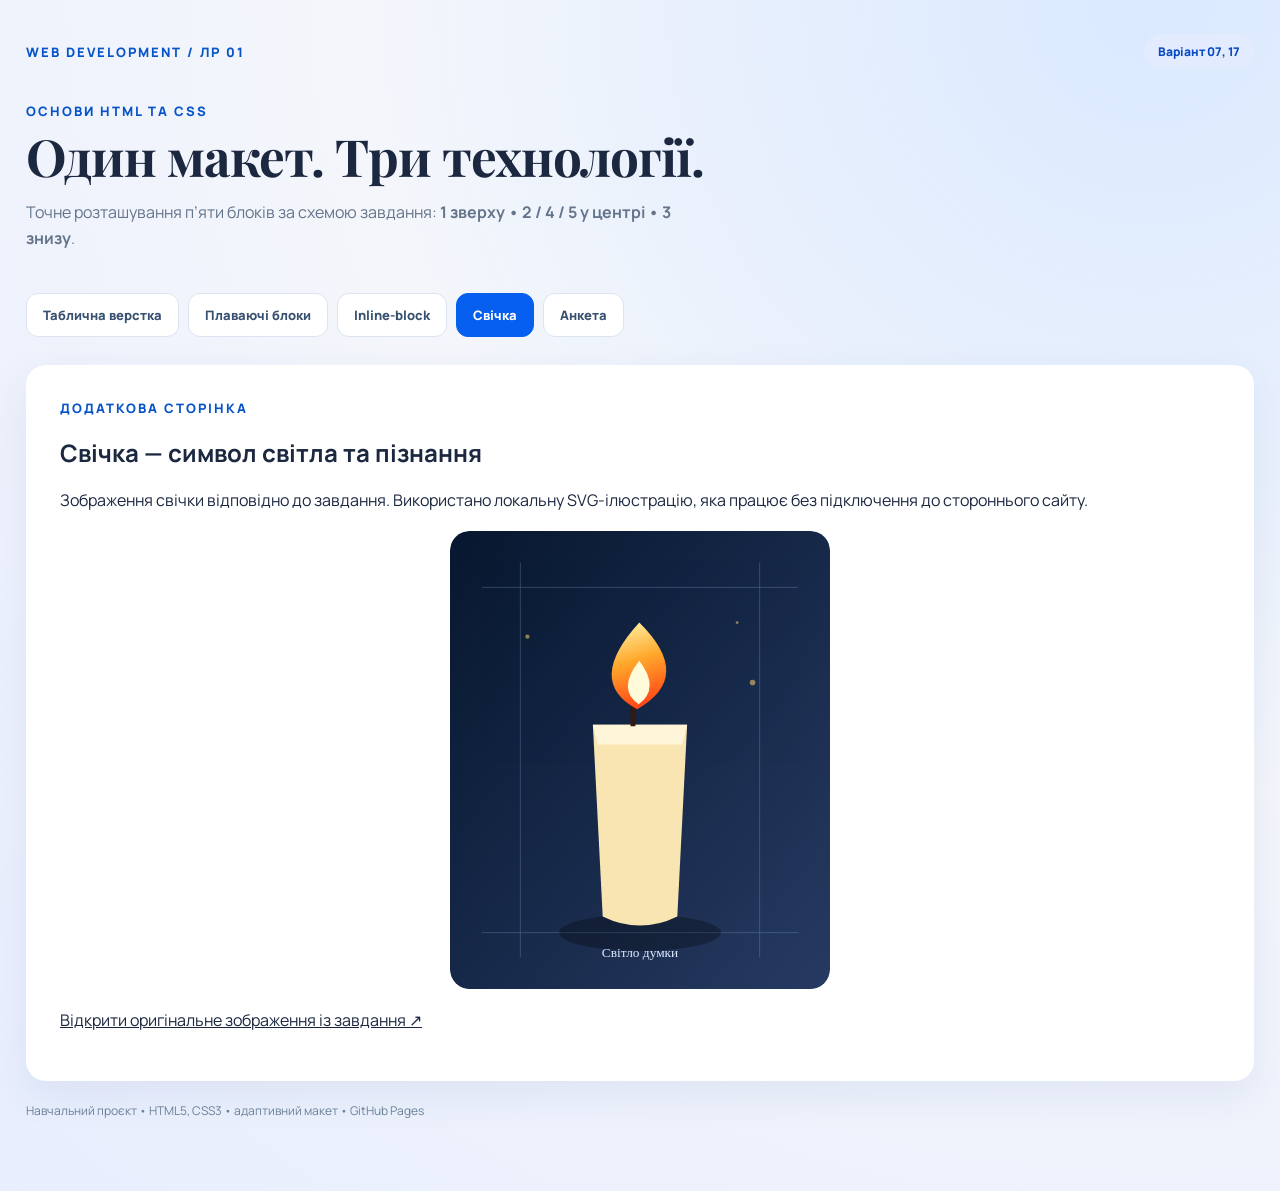
<file: candle.html>
<!doctype html><html lang="uk"><head><meta charset="utf-8"><meta name="viewport" content="width=device-width,initial-scale=1"><meta name="description" content="Лабораторна робота №1. Варіант 07/17. HTML і CSS"><title>Свічка · ЛР №1</title><link rel="stylesheet" href="style.css"></head><body data-layout=""><div class="shell"><div class="topline"><span class="brand">Web Development / ЛР 01</span><span class="chip">Варіант 07, 17</span></div><header class="hero"><div><span class="brand">Основи HTML та CSS</span><h1>Один макет. Три технології.</h1><p>Точне розташування п’яти блоків за схемою завдання: <b>1 зверху • 2 / 4 / 5 у центрі • 3 знизу</b>.</p></div></header><nav class="nav" aria-label="Навігація"><a href="index.html" class="">Таблична верстка</a><a href="float.html" class="">Плаваючі блоки</a><a href="inline-block.html" class="">Inline-block</a><a href="candle.html" class="current">Свічка</a><a href="form.html" class="">Анкета</a></nav><div class="plain-panel"><div class="brand">Додаткова сторінка</div><h2>Свічка — символ світла та пізнання</h2><p>Зображення свічки відповідно до завдання. Використано локальну SVG-ілюстрацію, яка працює без підключення до стороннього сайту.</p><img class="candle-art" src="candle.svg" alt="Стилізована свічка з полум’ям"><p><a href="http://sites.znu.edu.ua/webprog/labs/lab1/candle.tn.jpg" target="_blank" rel="noopener">Відкрити оригінальне зображення із завдання ↗</a></p></div><p class="footer-note">Навчальний проєкт • HTML5, CSS3 • адаптивний макет • GitHub Pages</p></div></body></html>
</file>
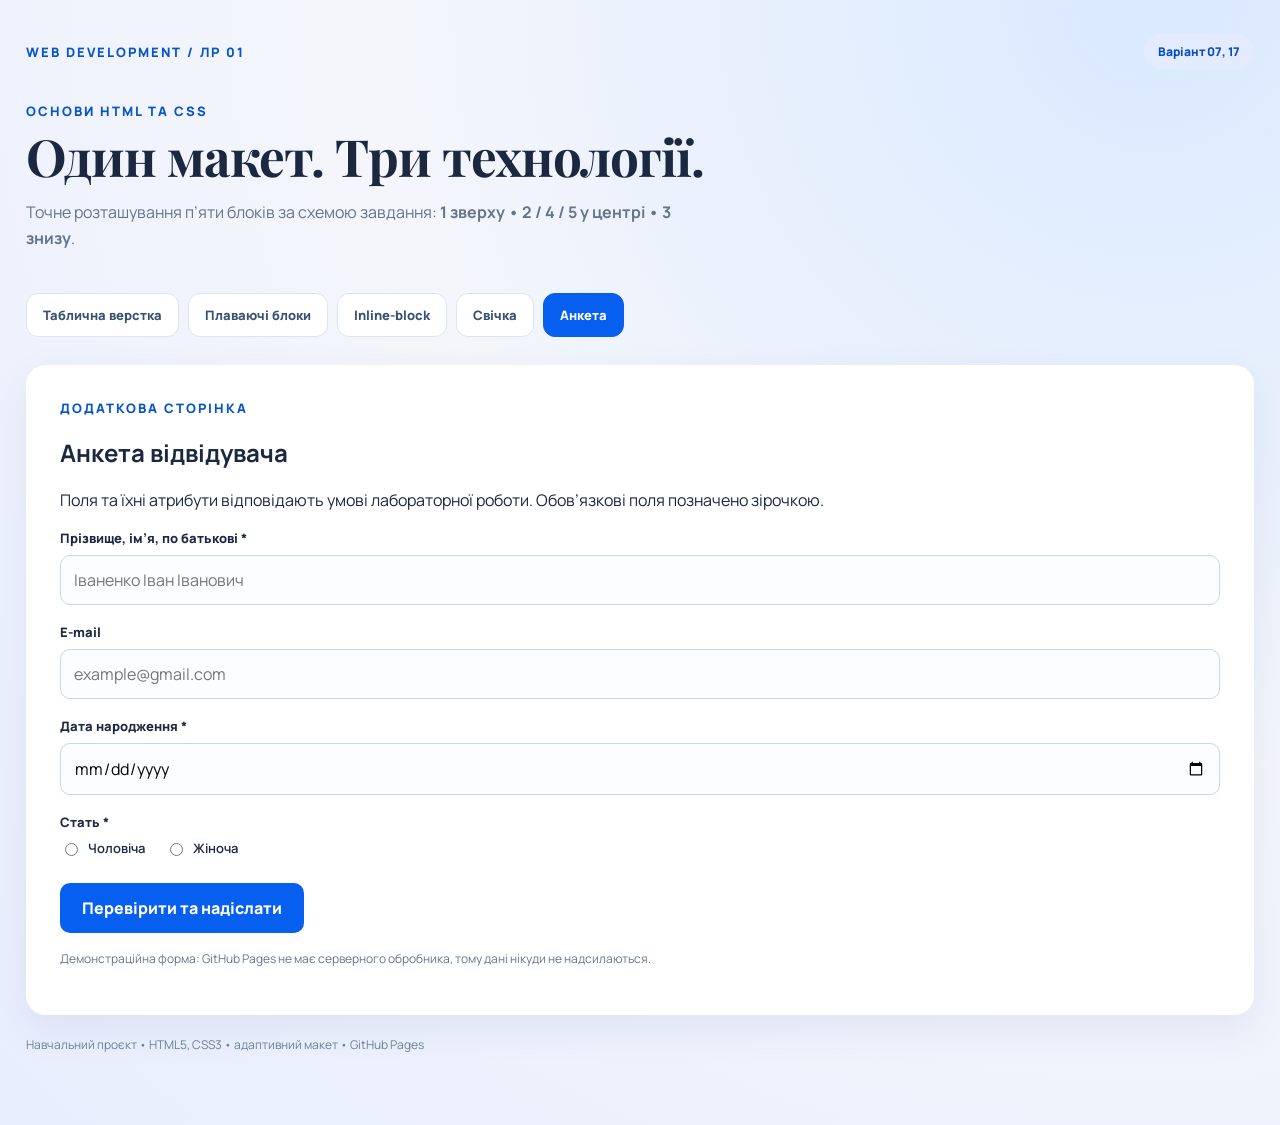
<file: form.html>
<!doctype html><html lang="uk"><head><meta charset="utf-8"><meta name="viewport" content="width=device-width,initial-scale=1"><meta name="description" content="Лабораторна робота №1. Варіант 07/17. HTML і CSS"><title>Анкета · ЛР №1</title><link rel="stylesheet" href="style.css"></head><body data-layout=""><div class="shell"><div class="topline"><span class="brand">Web Development / ЛР 01</span><span class="chip">Варіант 07, 17</span></div><header class="hero"><div><span class="brand">Основи HTML та CSS</span><h1>Один макет. Три технології.</h1><p>Точне розташування п’яти блоків за схемою завдання: <b>1 зверху • 2 / 4 / 5 у центрі • 3 знизу</b>.</p></div></header><nav class="nav" aria-label="Навігація"><a href="index.html" class="">Таблична верстка</a><a href="float.html" class="">Плаваючі блоки</a><a href="inline-block.html" class="">Inline-block</a><a href="candle.html" class="">Свічка</a><a href="form.html" class="current">Анкета</a></nav><div class="plain-panel"><div class="brand">Додаткова сторінка</div><h2>Анкета відвідувача</h2><p>Поля та їхні атрибути відповідають умові лабораторної роботи. Обов’язкові поля позначено зірочкою.</p><form id="application"><div class="field"><label for="un">Прізвище, ім’я, по батькові *</label><input id="un" type="text" name="user_name" autocomplete="name" required placeholder="Іваненко Іван Іванович"></div><div class="field"><label for="email">E-mail</label><input id="email" type="email" name="user_email" autocomplete="email" placeholder="example@gmail.com"></div><div class="field"><label for="birth">Дата народження *</label><input id="birth" type="date" name="user_birthdate" required></div><div class="field"><label>Стать *</label><div class="radios"><label><input class="radio" type="radio" name="user_sex" value="Чоловіча" required> Чоловіча</label><label><input class="radio" type="radio" name="user_sex" value="Жіноча" required> Жіноча</label></div></div><button class="button" type="submit">Перевірити та надіслати</button><p id="result" aria-live="polite"></p></form><p class="note">Демонстраційна форма: GitHub Pages не має серверного обробника, тому дані нікуди не надсилаються.</p></div><script>document.getElementById('application').addEventListener('submit',e=>{e.preventDefault();document.getElementById('result').textContent='✓ Форму успішно перевірено. Дані не зберігаються.';});</script><p class="footer-note">Навчальний проєкт • HTML5, CSS3 • адаптивний макет • GitHub Pages</p></div></body></html>
</file>
<file: style.css>
@import url('https://fonts.googleapis.com/css2?family=Manrope:wght@400;500;600;700;800&family=Playfair+Display:wght@600;700&display=swap');
:root{--blue:#075ff0;--yellow:#ffcf18;--navy:#0a1831;--ink:#1b2840;--paper:#fff;--muted:#64748b}*{box-sizing:border-box}html{scroll-behavior:smooth}body{margin:0;background:radial-gradient(circle at 90% 0%,#dae9ff,#f4f6fb 48%,#e8eefe);color:var(--ink);font-family:Manrope,Arial,sans-serif}a{color:inherit}.shell{max-width:1320px;margin:auto;padding:34px 26px 60px}.topline{display:flex;align-items:center;justify-content:space-between;gap:16px;flex-wrap:wrap;margin-bottom:30px}.brand{font-size:13px;letter-spacing:2px;text-transform:uppercase;font-weight:800;color:#0754c9}.chip{padding:9px 14px;border-radius:99px;background:#e3ebff;color:#074bc2;font-size:12px;font-weight:800}.hero{display:flex;align-items:end;justify-content:space-between;gap:20px;flex-wrap:wrap;margin-bottom:25px}.hero h1{font-family:'Playfair Display',Georgia,serif;font-size:clamp(32px,4vw,58px);letter-spacing:-1px;line-height:1.1;margin:7px 0}.hero p{color:var(--muted);max-width:650px;line-height:1.6}.nav{display:flex;flex-wrap:wrap;gap:9px;margin:22px 0 28px}.nav a{color:#385170;text-decoration:none;font-size:13px;font-weight:800;border:1px solid #dce3f1;background:#fff;padding:12px 16px;border-radius:12px;transition:.2s}.nav a:hover,.nav .current{color:#fff;background:#075ff0;border-color:#075ff0}.board{width:100%;border-radius:20px;overflow:hidden;box-shadow:0 26px 65px #1c448528;background:#fff;border:1px solid #d1dff4}.head,.foot{background:#0764f9;color:white;padding:23px 28px}.head h2,.foot h2{margin:3px 0;font-size:20px}.head small,.foot small{font-size:11px;opacity:.84;letter-spacing:1.5px;text-transform:uppercase}.middle{width:100%;background:#fff}.side{width:19%;background:#ffce12;vertical-align:top;padding:25px 19px;min-height:650px}.core{width:62%;background:#fff;vertical-align:top;padding:27px 32px}.side h3{font-size:19px;margin:9px 0 18px}.side .num{font-size:11px;letter-spacing:1px;font-weight:800;color:#6e5000}.side p,.side li{font-size:13px;line-height:1.75}.side ul{padding-left:17px}.side a{font-weight:800;color:#523900;text-decoration-thickness:1px}.core .eyebrow{font-weight:800;color:#075ff0;text-transform:uppercase;font-size:11px;letter-spacing:2px}.core h2{font-family:'Playfair Display',Georgia,serif;font-size:clamp(24px,3vw,40px);line-height:1.15;margin:13px 0}.core .subtitle{color:#718199;font-size:14px;font-weight:700}.core p{line-height:1.85}.quote{border-left:4px solid #ffcc13;background:#fff8db;padding:15px 21px;border-radius:0 12px 12px 0;margin:23px 0;font-family:Georgia,serif;font-size:18px}.reading{border:1px solid #e6edf7;background:#f9fbff;border-radius:15px;padding:19px;margin-top:25px}.reading h3{margin-top:0}.reading iframe{width:100%;height:520px;border:1px solid #dbe2f0;background:white;border-radius:10px}.note{color:#65758d;font-size:12px;line-height:1.65}.source-link,.cta{display:inline-flex;text-decoration:none;background:#075ff0;color:#fff;border-radius:10px;padding:12px 17px;font-weight:800;font-size:13px}.full-text{white-space:pre-wrap;line-height:1.9;font-family:Georgia,serif;font-size:16px}.full-text:empty{display:none}.foot{display:flex;justify-content:space-between;align-items:center;gap:14px;flex-wrap:wrap}.foot p{margin:4px 0 0;font-size:12px;opacity:.85}.foot a{color:#fff;font-weight:800}.below{display:grid;grid-template-columns:repeat(3,1fr);gap:14px;margin-top:20px}.info{background:white;padding:22px;border-radius:15px;box-shadow:0 5px 24px #17447d0b}.info strong{display:block;font-size:15px;margin-bottom:8px}.info p{margin:0;color:#687b95;font-size:13px;line-height:1.65}.middle-table{width:100%;border-collapse:collapse;table-layout:fixed}.middle-table td{vertical-align:top}.middle-float:after{content:'';display:block;clear:both}.middle-float .side-left{float:left}.middle-float .core{float:left}.middle-float .side-right{float:left}.middle-inline{font-size:0}.middle-inline>.side,.middle-inline>.core{display:inline-block;font-size:14px;vertical-align:top}.plain-panel{background:white;padding:34px;border-radius:20px;box-shadow:0 14px 42px #17447d14}.field{margin:18px 0}.field label{display:block;font-size:13px;font-weight:800;margin-bottom:8px}.field input{width:100%;border:1px solid #cad7e9;background:#fbfdff;border-radius:10px;padding:13px;font:inherit}.field .radio{width:auto}.radios{display:flex;gap:20px;flex-wrap:wrap}.radios label{display:flex;align-items:center;gap:7px;font-weight:600}.button{background:#075ff0;color:white;font:inherit;border:0;border-radius:10px;padding:14px 22px;font-weight:800;cursor:pointer}.candle-art{display:block;max-width:380px;width:100%;margin:20px auto;border-radius:18px}.footer-note{font-size:12px;color:#698098;margin-top:21px}body[data-layout="table"] .middle-table .side{width:19%}body[data-layout="table"] .middle-table .core{width:62%}@media(max-width:780px){.shell{padding:22px 12px}.side{padding:15px 10px;min-height:620px}.side h3{font-size:14px}.side p,.side li{font-size:11px}.side ul{padding-left:13px}.core{padding:20px 13px}.core h2{font-size:24px}.reading iframe{height:450px}.below{grid-template-columns:1fr}.head,.foot{padding:17px 14px}}
</file>
